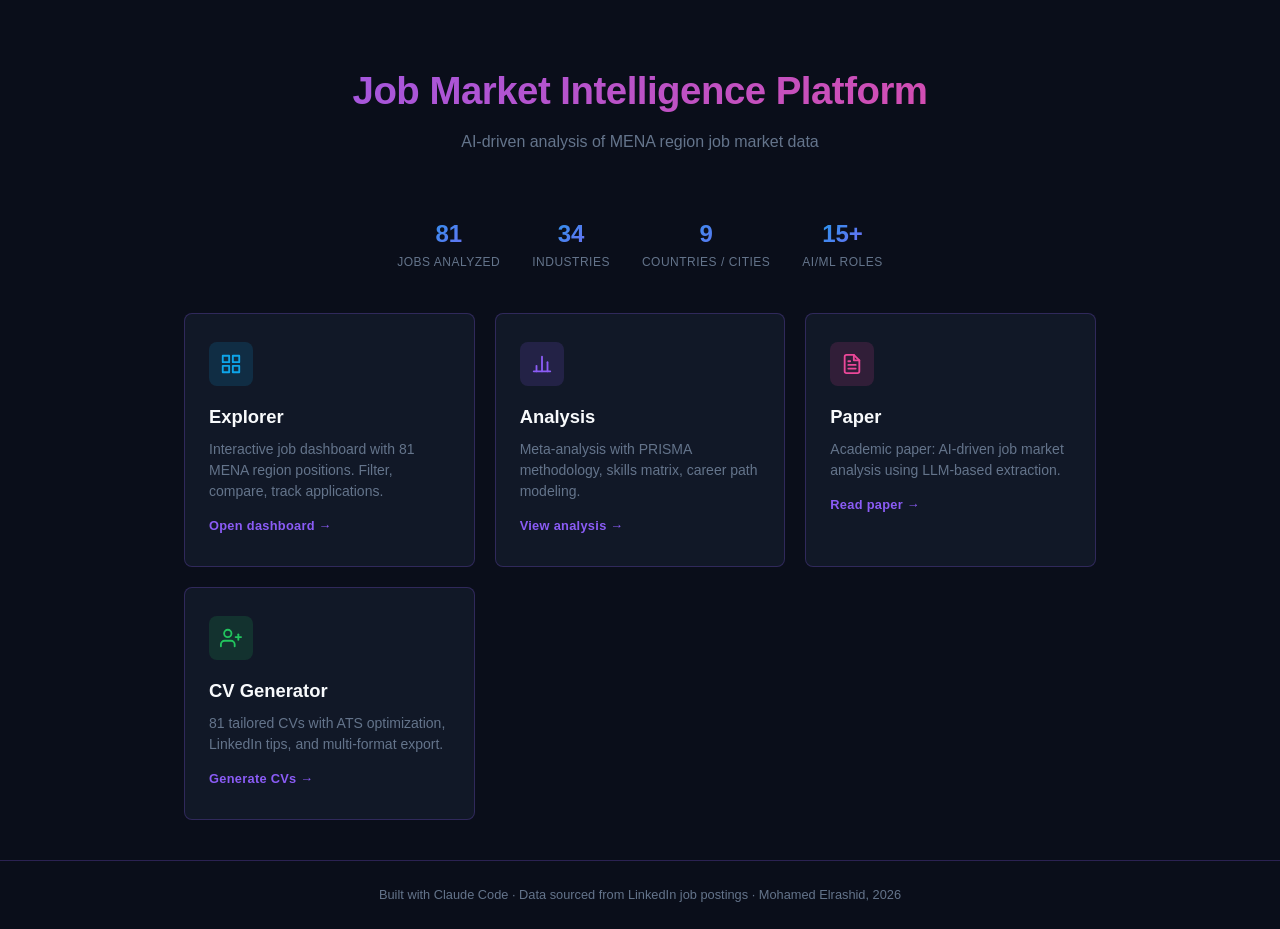
<file: index.html>
<!DOCTYPE html>
<html lang="en">
<head>
<meta charset="UTF-8">
<meta name="viewport" content="width=device-width, initial-scale=1.0">
<title>Job Market Intelligence Platform</title>
<style>
:root {
  --bg-deep: #0a0e1a;
  --bg-card: #111827;
  --bg-surface: #1a1f35;
  --border: rgba(139, 92, 246, 0.25);
  --border-bright: rgba(139, 92, 246, 0.5);
  --glow: rgba(139, 92, 246, 0.2);
  --glow-strong: rgba(139, 92, 246, 0.4);
  --text: #e2e8f0;
  --text-dim: #64748b;
  --text-bright: #f8fafc;
  --accent-blue: #0ea5e9;
  --accent-purple: #8b5cf6;
  --accent-pink: #ec4899;
  --grad-1: linear-gradient(135deg, #0ea5e9, #8b5cf6);
  --grad-2: linear-gradient(135deg, #8b5cf6, #ec4899);
  --radius: 8px;
  --transition: 0.2s ease;
}

*, *::before, *::after { box-sizing: border-box; margin: 0; padding: 0; }

body {
  font-family: 'Segoe UI', -apple-system, BlinkMacSystemFont, sans-serif;
  background: var(--bg-deep);
  color: var(--text);
  line-height: 1.6;
  min-height: 100vh;
  display: flex;
  flex-direction: column;
}

/* Header */
.header {
  text-align: center;
  padding: 60px 20px 40px;
}

.header h1 {
  font-size: 2.4rem;
  font-weight: 800;
  background: var(--grad-2);
  -webkit-background-clip: text;
  -webkit-text-fill-color: transparent;
  background-clip: text;
  letter-spacing: -0.5px;
}

.header p {
  color: var(--text-dim);
  font-size: 1rem;
  margin-top: 8px;
}

/* Stats bar */
.stats-bar {
  display: flex;
  justify-content: center;
  gap: 32px;
  padding: 20px;
  flex-wrap: wrap;
}

.stat {
  text-align: center;
}

.stat-value {
  font-size: 1.5rem;
  font-weight: 700;
  background: var(--grad-1);
  -webkit-background-clip: text;
  -webkit-text-fill-color: transparent;
  background-clip: text;
}

.stat-label {
  font-size: 0.75rem;
  color: var(--text-dim);
  text-transform: uppercase;
  letter-spacing: 0.5px;
}

/* Cards grid */
.cards {
  display: grid;
  grid-template-columns: repeat(auto-fit, minmax(280px, 1fr));
  gap: 20px;
  max-width: 960px;
  margin: 0 auto;
  padding: 20px 24px 40px;
  width: 100%;
}

.card {
  background: var(--bg-card);
  border: 1px solid var(--border);
  border-radius: var(--radius);
  padding: 28px 24px;
  text-decoration: none;
  color: var(--text);
  transition: var(--transition);
  display: block;
}

.card:hover {
  border-color: var(--border-bright);
  box-shadow: 0 0 24px var(--glow);
  transform: translateY(-2px);
}

.card-icon {
  width: 44px;
  height: 44px;
  border-radius: var(--radius);
  display: flex;
  align-items: center;
  justify-content: center;
  margin-bottom: 16px;
  font-size: 20px;
}

.card-icon.blue { background: rgba(14, 165, 233, 0.15); color: var(--accent-blue); }
.card-icon.purple { background: rgba(139, 92, 246, 0.15); color: var(--accent-purple); }
.card-icon.pink { background: rgba(236, 72, 153, 0.15); color: var(--accent-pink); }
.card-icon.green { background: rgba(34, 197, 94, 0.15); color: #22c55e; }

.card h2 {
  font-size: 1.15rem;
  font-weight: 700;
  color: var(--text-bright);
  margin-bottom: 8px;
}

.card p {
  font-size: 0.875rem;
  color: var(--text-dim);
  line-height: 1.5;
}

.card-arrow {
  display: inline-block;
  margin-top: 14px;
  font-size: 0.8rem;
  color: var(--accent-purple);
  font-weight: 600;
  letter-spacing: 0.3px;
}

/* Footer */
.footer {
  margin-top: auto;
  text-align: center;
  padding: 24px 20px;
  border-top: 1px solid var(--border);
  font-size: 0.8rem;
  color: var(--text-dim);
}

/* Scrollbar */
::-webkit-scrollbar { width: 6px; }
::-webkit-scrollbar-track { background: var(--bg-deep); }
::-webkit-scrollbar-thumb { background: var(--border-bright); border-radius: 3px; }
</style>
</head>
<body>

<header class="header">
  <h1>Job Market Intelligence Platform</h1>
  <p>AI-driven analysis of MENA region job market data</p>
</header>

<section class="stats-bar">
  <div class="stat">
    <div class="stat-value">81</div>
    <div class="stat-label">Jobs Analyzed</div>
  </div>
  <div class="stat">
    <div class="stat-value">34</div>
    <div class="stat-label">Industries</div>
  </div>
  <div class="stat">
    <div class="stat-value">9</div>
    <div class="stat-label">Countries / Cities</div>
  </div>
  <div class="stat">
    <div class="stat-value">15+</div>
    <div class="stat-label">AI/ML Roles</div>
  </div>
</section>

<section class="cards">
  <a class="card" href="./explorer/">
    <div class="card-icon blue">
      <svg width="22" height="22" viewBox="0 0 24 24" fill="none" stroke="currentColor" stroke-width="2" stroke-linecap="round" stroke-linejoin="round">
        <rect x="3" y="3" width="7" height="7"/>
        <rect x="14" y="3" width="7" height="7"/>
        <rect x="3" y="14" width="7" height="7"/>
        <rect x="14" y="14" width="7" height="7"/>
      </svg>
    </div>
    <h2>Explorer</h2>
    <p>Interactive job dashboard with 81 MENA region positions. Filter, compare, track applications.</p>
    <span class="card-arrow">Open dashboard &rarr;</span>
  </a>

  <a class="card" href="./analysis/">
    <div class="card-icon purple">
      <svg width="22" height="22" viewBox="0 0 24 24" fill="none" stroke="currentColor" stroke-width="2" stroke-linecap="round" stroke-linejoin="round">
        <line x1="18" y1="20" x2="18" y2="10"/>
        <line x1="12" y1="20" x2="12" y2="4"/>
        <line x1="6" y1="20" x2="6" y2="14"/>
        <line x1="3" y1="20" x2="21" y2="20"/>
      </svg>
    </div>
    <h2>Analysis</h2>
    <p>Meta-analysis with PRISMA methodology, skills matrix, career path modeling.</p>
    <span class="card-arrow">View analysis &rarr;</span>
  </a>

  <a class="card" href="./paper/">
    <div class="card-icon pink">
      <svg width="22" height="22" viewBox="0 0 24 24" fill="none" stroke="currentColor" stroke-width="2" stroke-linecap="round" stroke-linejoin="round">
        <path d="M14 2H6a2 2 0 0 0-2 2v16a2 2 0 0 0 2 2h12a2 2 0 0 0 2-2V8z"/>
        <polyline points="14 2 14 8 20 8"/>
        <line x1="16" y1="13" x2="8" y2="13"/>
        <line x1="16" y1="17" x2="8" y2="17"/>
        <polyline points="10 9 9 9 8 9"/>
      </svg>
    </div>
    <h2>Paper</h2>
    <p>Academic paper: AI-driven job market analysis using LLM-based extraction.</p>
    <span class="card-arrow">Read paper &rarr;</span>
  </a>

  <a class="card" href="./cv/">
    <div class="card-icon green">
      <svg width="22" height="22" viewBox="0 0 24 24" fill="none" stroke="currentColor" stroke-width="2" stroke-linecap="round" stroke-linejoin="round">
        <path d="M16 21v-2a4 4 0 0 0-4-4H5a4 4 0 0 0-4 4v2"/>
        <circle cx="8.5" cy="7" r="4"/>
        <line x1="20" y1="8" x2="20" y2="14"/>
        <line x1="23" y1="11" x2="17" y2="11"/>
      </svg>
    </div>
    <h2>CV Generator</h2>
    <p>81 tailored CVs with ATS optimization, LinkedIn tips, and multi-format export.</p>
    <span class="card-arrow">Generate CVs &rarr;</span>
  </a>
</section>

<footer class="footer">
  Built with Claude Code &middot; Data sourced from LinkedIn job postings &middot; Mohamed Elrashid, 2026
</footer>

</body>
</html>
</file>
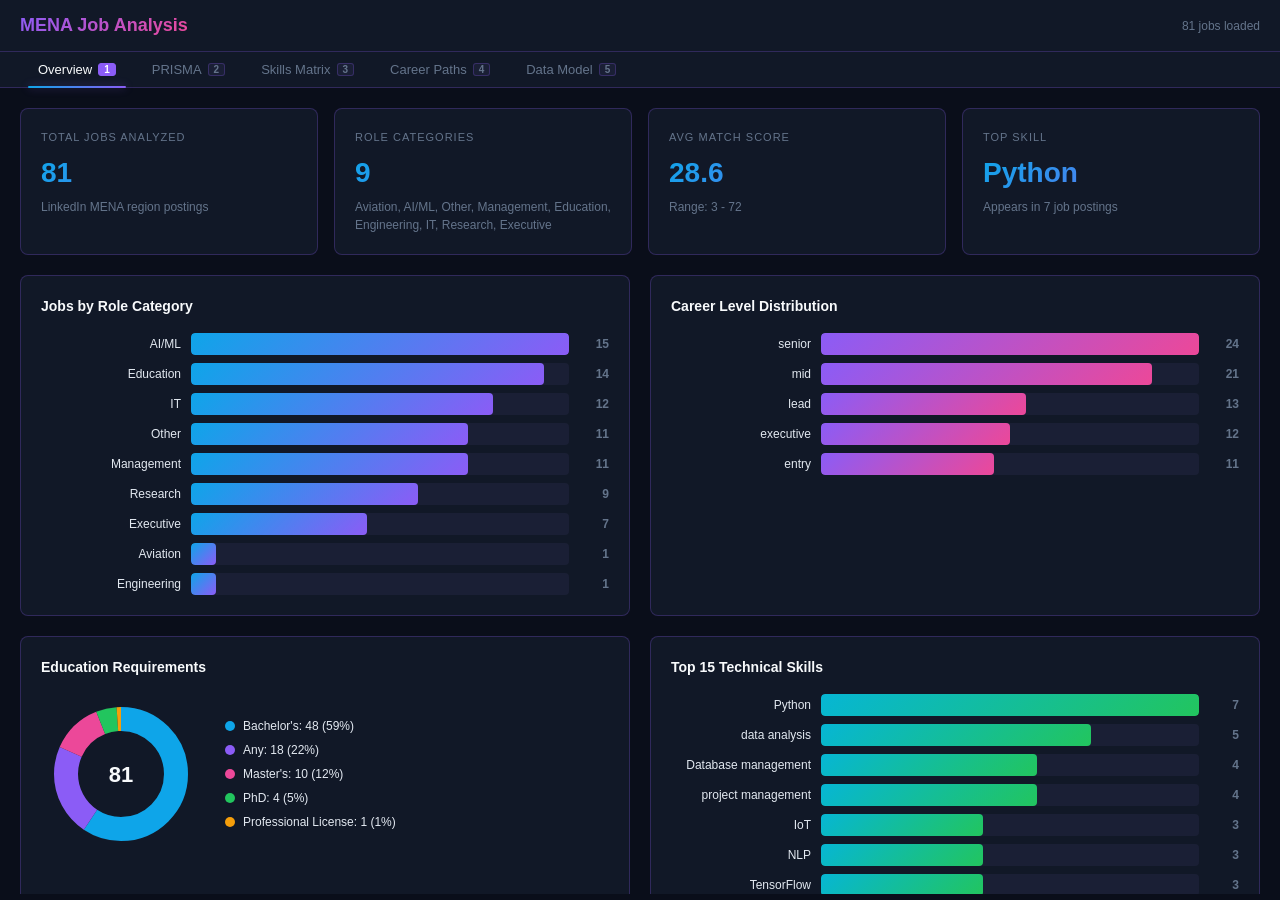
<file: analysis/index.html>
<!DOCTYPE html>
<html lang="en">
<head>
  <meta charset="UTF-8">
  <meta name="viewport" content="width=device-width, initial-scale=1.0">
  <meta name="referrer" content="strict-origin-when-cross-origin">
  <meta http-equiv="Content-Security-Policy" content="default-src 'self'; style-src 'self' 'unsafe-inline'; img-src 'self' data:; connect-src 'self'">
  <title>MENA Job Market Analysis Dashboard</title>
  <link rel="stylesheet" href="./css/analysis.css">
</head>
<body>
  <header class="app-header">
    <span class="app-logo">MENA Job Analysis</span>
    <span class="app-subtitle" id="load-status">Loading...</span>
  </header>

  <nav class="tab-bar">
    <button class="tab-btn active" data-tab="overview">
      Overview <span class="tab-num">1</span>
    </button>
    <button class="tab-btn" data-tab="prisma">
      PRISMA <span class="tab-num">2</span>
    </button>
    <button class="tab-btn" data-tab="skills">
      Skills Matrix <span class="tab-num">3</span>
    </button>
    <button class="tab-btn" data-tab="careers">
      Career Paths <span class="tab-num">4</span>
    </button>
    <button class="tab-btn" data-tab="datamodel">
      Data Model <span class="tab-num">5</span>
    </button>
  </nav>

  <main class="tab-content">
    <section class="tab-pane active" id="pane-overview">
      <tab-overview></tab-overview>
    </section>
    <section class="tab-pane" id="pane-prisma">
      <tab-prisma></tab-prisma>
    </section>
    <section class="tab-pane" id="pane-skills">
      <tab-skills></tab-skills>
    </section>
    <section class="tab-pane" id="pane-careers">
      <tab-careers></tab-careers>
    </section>
    <section class="tab-pane" id="pane-datamodel">
      <tab-datamodel></tab-datamodel>
    </section>
  </main>

  <script type="module" src="./js/app.js"></script>
</body>
</html>
</file>
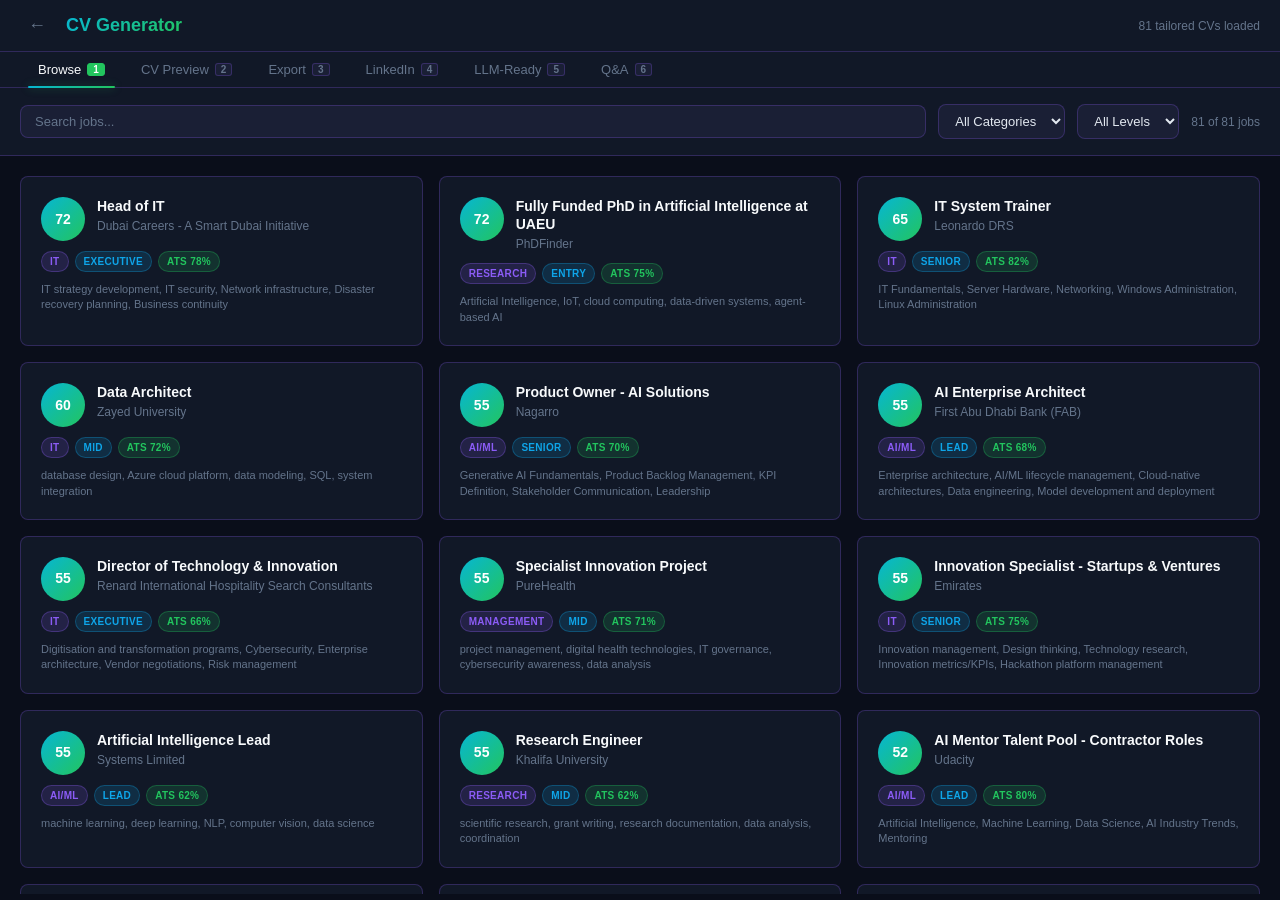
<file: cv/index.html>
<!DOCTYPE html>
<html lang="en">
<head>
  <meta charset="UTF-8">
  <meta name="viewport" content="width=device-width, initial-scale=1.0">
  <title>CV Generator — Job Market Intelligence</title>
  <link rel="stylesheet" href="./css/cv.css">
</head>
<body>
  <header class="app-header">
    <a class="home-link" href="../" title="Back to platform">&larr;</a>
    <span class="app-logo">CV Generator</span>
    <span class="app-subtitle" id="load-status">Loading...</span>
  </header>

  <nav class="tab-bar">
    <button class="tab-btn active" data-tab="browse">
      Browse <span class="tab-num">1</span>
    </button>
    <button class="tab-btn" data-tab="preview">
      CV Preview <span class="tab-num">2</span>
    </button>
    <button class="tab-btn" data-tab="export">
      Export <span class="tab-num">3</span>
    </button>
    <button class="tab-btn" data-tab="linkedin">
      LinkedIn <span class="tab-num">4</span>
    </button>
    <button class="tab-btn" data-tab="llm">
      LLM-Ready <span class="tab-num">5</span>
    </button>
    <button class="tab-btn" data-tab="qa">
      Q&A <span class="tab-num">6</span>
    </button>
  </nav>

  <main class="tab-content">
    <section class="tab-pane active" id="pane-browse">
      <tab-browse></tab-browse>
    </section>
    <section class="tab-pane" id="pane-preview">
      <tab-preview></tab-preview>
    </section>
    <section class="tab-pane" id="pane-export">
      <tab-export></tab-export>
    </section>
    <section class="tab-pane" id="pane-linkedin">
      <tab-linkedin></tab-linkedin>
    </section>
    <section class="tab-pane" id="pane-llm">
      <tab-llm></tab-llm>
    </section>
    <section class="tab-pane" id="pane-qa">
      <tab-qa></tab-qa>
    </section>
  </main>

  <script type="module" src="./js/app.js"></script>
</body>
</html>
</file>
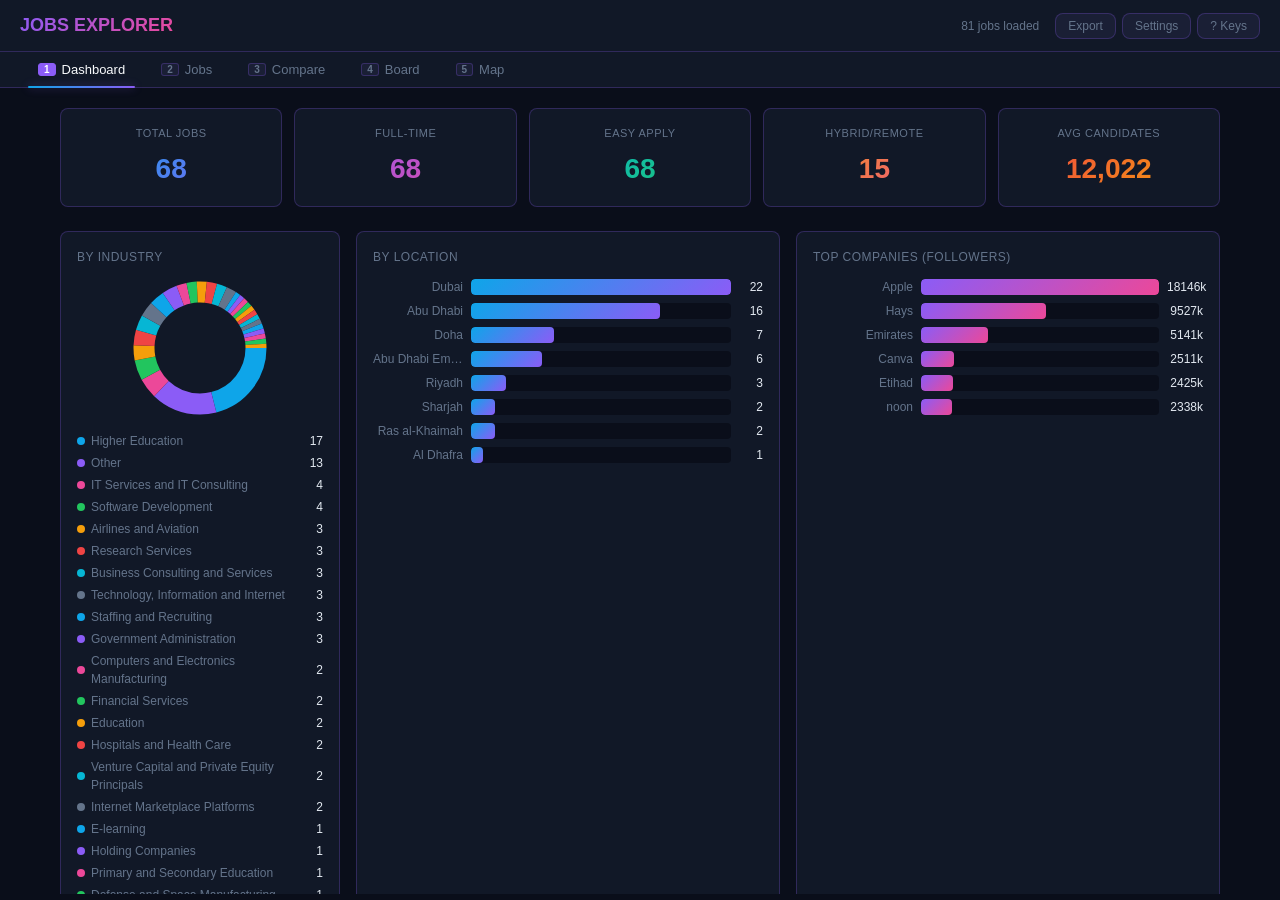
<file: explorer/index.html>
<!DOCTYPE html>
<html lang="en">
<head>
<meta charset="UTF-8">
<meta name="viewport" content="width=device-width, initial-scale=1.0">
<meta name="referrer" content="strict-origin-when-cross-origin">
<meta http-equiv="Content-Security-Policy" content="default-src 'self'; style-src 'self' 'unsafe-inline'; img-src 'self' data:; connect-src 'self'">
<title>Jobs Explorer</title>
<link rel="stylesheet" href="css/cyber.css">
</head>
<body>

<!-- HEADER -->
<div class="app-header">
  <div class="app-logo">JOBS EXPLORER</div>
  <div class="app-stats" id="stats">Loading...</div>
  <div class="header-actions">
    <div style="position:relative">
      <button class="header-btn" id="btn-export">Export</button>
      <div class="export-dropdown hidden" id="export-dropdown">
        <button class="export-option" id="export-csv">Download CSV</button>
        <button class="export-option" id="export-clipboard">Copy to Clipboard</button>
      </div>
    </div>
    <button class="header-btn" id="btn-settings">Settings</button>
    <button class="header-btn" id="btn-help">? Keys</button>
  </div>
</div>

<!-- TABS -->
<div class="tab-bar">
  <button class="tab-btn active" id="btn-dashboard"><span class="tab-num">1</span> Dashboard</button>
  <button class="tab-btn" id="btn-jobs"><span class="tab-num">2</span> Jobs</button>
  <button class="tab-btn" id="btn-compare"><span class="tab-num">3</span> Compare</button>
  <button class="tab-btn" id="btn-board"><span class="tab-num">4</span> Board</button>
  <button class="tab-btn" id="btn-map"><span class="tab-num">5</span> Map</button>
</div>

<!-- TAB PANES -->
<div class="tab-content">
  <div class="tab-pane active" id="pane-dashboard">
    <tab-dashboard id="tab-dashboard"></tab-dashboard>
  </div>
  <div class="tab-pane" id="pane-jobs">
    <tab-jobs id="tab-jobs"></tab-jobs>
  </div>
  <div class="tab-pane" id="pane-compare">
    <tab-compare id="tab-compare"></tab-compare>
  </div>
  <div class="tab-pane" id="pane-board">
    <tab-board id="tab-board"></tab-board>
  </div>
  <div class="tab-pane" id="pane-map">
    <tab-map id="tab-map"></tab-map>
  </div>
</div>

<!-- SETTINGS OVERLAY -->
<div class="overlay hidden" id="settings-overlay">
  <div class="overlay-panel">
    <h2>Match Score Settings</h2>

    <label>Preferred Locations (click to toggle)</label>
    <div class="checkbox-group" id="pref-locations"></div>

    <label>Work Mode Preference</label>
    <select id="pref-mode" style="width:100%;background:var(--bg-deep);border:1px solid var(--border);color:var(--text);padding:6px 10px;border-radius:var(--radius-sm);font-size:13px">
      <option value="">No preference</option>
      <option value="On-site">On-site</option>
      <option value="Hybrid">Hybrid</option>
      <option value="Remote">Remote</option>
    </select>

    <label>Max Competition (candidates) — <span id="pref-competition-val">5000</span></label>
    <input type="range" id="pref-competition" min="100" max="10000" step="100" value="5000">

    <label>Company Size Preference</label>
    <select id="pref-size" style="width:100%;background:var(--bg-deep);border:1px solid var(--border);color:var(--text);padding:6px 10px;border-radius:var(--radius-sm);font-size:13px">
      <option value="">No preference</option>
      <option value="small">Small (under 500)</option>
      <option value="medium">Medium (500-5000)</option>
      <option value="large">Large (5000+)</option>
    </select>

    <div class="btn-row">
      <button class="btn-secondary" id="pref-cancel">Cancel</button>
      <button class="btn-primary" id="pref-save">Save & Apply</button>
    </div>
  </div>
</div>

<!-- KEYBOARD HELP OVERLAY -->
<div class="overlay hidden help-overlay" id="help-overlay">
  <div class="overlay-panel">
    <h2>Keyboard Shortcuts</h2>
    <div class="shortcut-row"><span>Switch tabs</span><span class="shortcut-key">1</span> <span class="shortcut-key">2</span> <span class="shortcut-key">3</span> <span class="shortcut-key">4</span> <span class="shortcut-key">5</span></div>
    <div class="shortcut-row"><span>Navigate jobs</span><span class="shortcut-key">&uarr;</span> <span class="shortcut-key">&darr;</span></div>
    <div class="shortcut-row"><span>Toggle compare</span><span class="shortcut-key">c</span></div>
    <div class="shortcut-row"><span>Export CSV</span><span class="shortcut-key">e</span></div>
    <div class="shortcut-row"><span>This help</span><span class="shortcut-key">?</span></div>
    <div class="shortcut-row"><span>Close overlay</span><span class="shortcut-key">Esc</span></div>
    <div class="btn-row">
      <button class="btn-primary" id="btn-help-close">Got it</button>
    </div>
  </div>
</div>

<script type="module" src="js/app.js"></script>
</body>
</html>
</file>
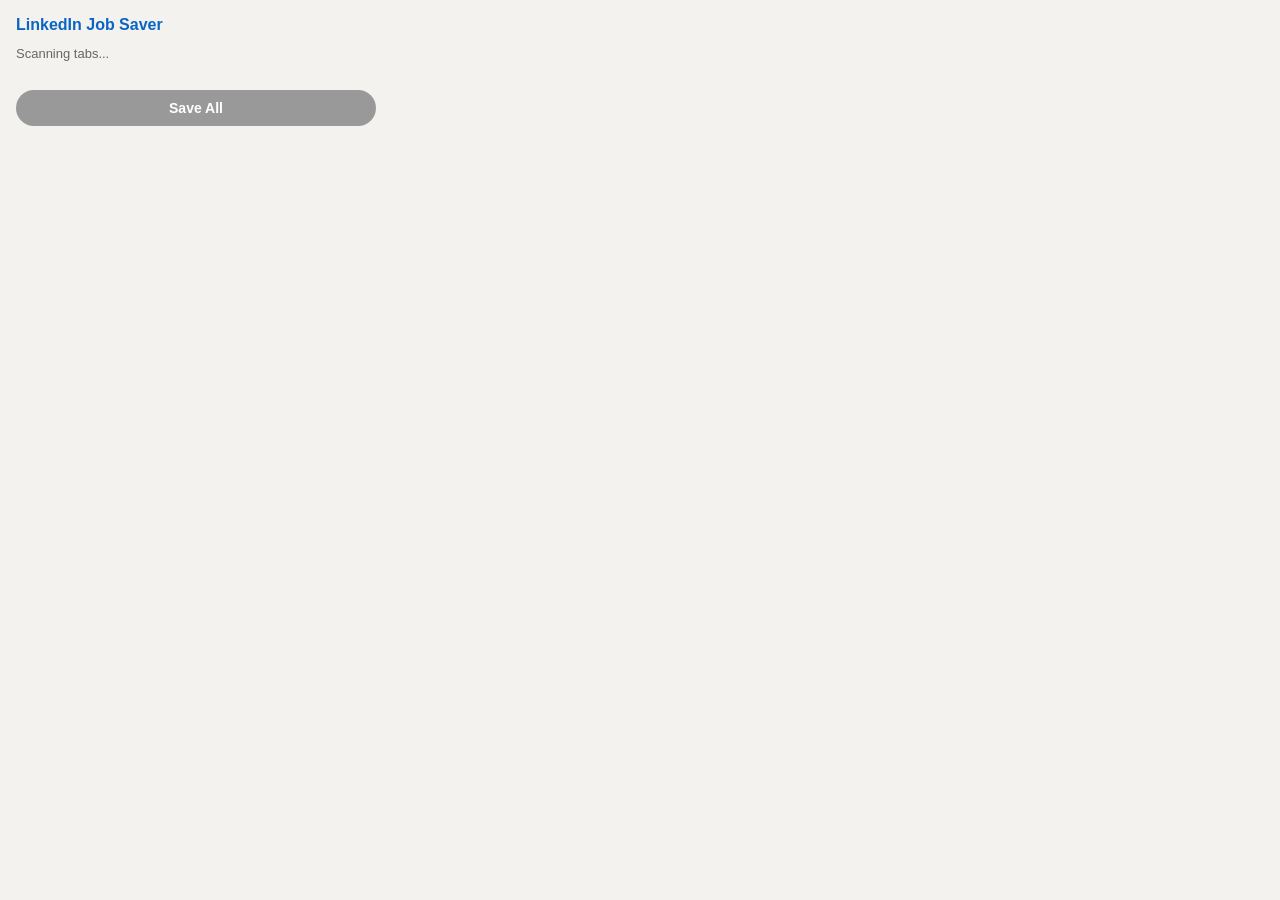
<file: tools/chrome-extension/popup.html>
<!DOCTYPE html>
<html>
<head>
  <meta charset="utf-8">
  <style>
    body {
      width: 360px;
      padding: 16px;
      font-family: -apple-system, BlinkMacSystemFont, 'Segoe UI', sans-serif;
      background: #f3f2ef;
      margin: 0;
    }
    h2 {
      margin: 0 0 12px;
      font-size: 16px;
      color: #0a66c2;
    }
    #status {
      margin: 8px 0;
      font-size: 13px;
      color: #666;
      min-height: 20px;
    }
    #tab-list {
      max-height: 300px;
      overflow-y: auto;
      margin: 8px 0;
    }
    .tab-item {
      padding: 6px 8px;
      background: white;
      border-radius: 4px;
      margin-bottom: 4px;
      font-size: 12px;
      color: #333;
      white-space: nowrap;
      overflow: hidden;
      text-overflow: ellipsis;
    }
    .tab-item.saved { border-left: 3px solid #057642; }
    .tab-item.error { border-left: 3px solid #cc1016; }
    .tab-item.pending { border-left: 3px solid #ddd; }
    button {
      width: 100%;
      padding: 10px;
      background: #0a66c2;
      color: white;
      border: none;
      border-radius: 20px;
      font-size: 14px;
      font-weight: 600;
      cursor: pointer;
      margin-top: 8px;
    }
    button:hover { background: #004182; }
    button:disabled { background: #999; cursor: default; }
    .count { font-weight: 600; color: #0a66c2; }
  </style>
</head>
<body>
  <h2>LinkedIn Job Saver</h2>
  <div id="status">Scanning tabs...</div>
  <div id="tab-list"></div>
  <button id="save-btn" disabled>Save All</button>
  <script src="popup.js"></script>
</body>
</html>
</file>
<file: analysis/css/analysis.css>
/* === CYBERPUNK THEME (shared with explorer) === */
:root {
  --bg-deep: #0a0e1a;
  --bg-card: #111827;
  --bg-surface: #1a1f35;
  --border: rgba(139, 92, 246, 0.25);
  --border-bright: rgba(139, 92, 246, 0.5);
  --glow: rgba(139, 92, 246, 0.2);
  --glow-strong: rgba(139, 92, 246, 0.4);
  --text: #e2e8f0;
  --text-dim: #64748b;
  --text-bright: #f8fafc;
  --accent-blue: #0ea5e9;
  --accent-purple: #8b5cf6;
  --accent-pink: #ec4899;
  --accent-green: #22c55e;
  --accent-amber: #f59e0b;
  --accent-red: #ef4444;
  --grad-1: linear-gradient(135deg, #0ea5e9, #8b5cf6);
  --grad-2: linear-gradient(135deg, #8b5cf6, #ec4899);
  --grad-3: linear-gradient(135deg, #06b6d4, #22c55e);
  --radius: 8px;
  --radius-sm: 4px;
  --transition: 0.2s ease;
}

* { box-sizing: border-box; margin: 0; padding: 0; }
html, body { height: 100%; }
body {
  font-family: 'Segoe UI', -apple-system, BlinkMacSystemFont, sans-serif;
  background: var(--bg-deep);
  color: var(--text);
  line-height: 1.5;
  overflow: hidden;
}

/* === HEADER === */
.app-header {
  display: flex;
  align-items: center;
  padding: 0 20px;
  height: 52px;
  background: var(--bg-card);
  border-bottom: 1px solid var(--border);
  gap: 16px;
}
.app-logo {
  font-size: 18px;
  font-weight: 800;
  background: var(--grad-2);
  -webkit-background-clip: text;
  -webkit-text-fill-color: transparent;
  background-clip: text;
  white-space: nowrap;
}
.app-subtitle {
  font-size: 12px;
  color: var(--text-dim);
  margin-left: auto;
}

/* === TAB BAR === */
.tab-bar {
  display: flex;
  background: var(--bg-card);
  border-bottom: 1px solid var(--border);
  padding: 0 20px;
  gap: 0;
}
.tab-btn {
  background: none;
  border: none;
  color: var(--text-dim);
  padding: 10px 18px;
  font-size: 13px;
  font-weight: 500;
  cursor: pointer;
  position: relative;
  transition: var(--transition);
  display: flex;
  align-items: center;
  gap: 6px;
}
.tab-btn:hover { color: var(--text); }
.tab-btn.active { color: var(--text-bright); }
.tab-btn.active::after {
  content: '';
  position: absolute;
  bottom: -1px;
  left: 8px;
  right: 8px;
  height: 2px;
  background: var(--grad-1);
  border-radius: 2px;
  box-shadow: 0 0 8px var(--glow-strong);
}
.tab-num {
  font-size: 10px;
  background: var(--bg-surface);
  border: 1px solid var(--border);
  padding: 0 5px;
  border-radius: 3px;
  color: var(--text-dim);
  font-weight: 600;
}
.tab-btn.active .tab-num {
  background: var(--accent-purple);
  border-color: var(--accent-purple);
  color: white;
}

/* === TAB CONTENT === */
.tab-content {
  height: calc(100vh - 52px - 42px);
  overflow: hidden;
}
.tab-pane {
  display: none;
  height: 100%;
  overflow-y: auto;
}
.tab-pane.active { display: block; }

/* === SCROLLBAR === */
::-webkit-scrollbar { width: 6px; }
::-webkit-scrollbar-track { background: var(--bg-deep); }
::-webkit-scrollbar-thumb { background: var(--border-bright); border-radius: 3px; }
::-webkit-scrollbar-thumb:hover { background: var(--accent-purple); }

/* === UTILITY === */
.grad-text {
  background: var(--grad-1);
  -webkit-background-clip: text;
  -webkit-text-fill-color: transparent;
  background-clip: text;
}
.grad-text-2 {
  background: var(--grad-2);
  -webkit-background-clip: text;
  -webkit-text-fill-color: transparent;
  background-clip: text;
}
.card {
  background: var(--bg-card);
  border: 1px solid var(--border);
  border-radius: var(--radius);
  transition: var(--transition);
}
.card:hover {
  border-color: var(--border-bright);
  box-shadow: 0 0 20px var(--glow);
}

/* === STAT CARDS === */
.stat-grid {
  display: grid;
  grid-template-columns: repeat(auto-fit, minmax(200px, 1fr));
  gap: 16px;
  padding: 20px;
}
.stat-card {
  background: var(--bg-card);
  border: 1px solid var(--border);
  border-radius: var(--radius);
  padding: 20px;
  transition: var(--transition);
}
.stat-card:hover {
  border-color: var(--border-bright);
  box-shadow: 0 0 20px var(--glow);
}
.stat-label {
  font-size: 11px;
  color: var(--text-dim);
  text-transform: uppercase;
  letter-spacing: 1px;
  margin-bottom: 6px;
}
.stat-value {
  font-size: 28px;
  font-weight: 800;
  background: var(--grad-1);
  -webkit-background-clip: text;
  -webkit-text-fill-color: transparent;
  background-clip: text;
}
.stat-detail {
  font-size: 12px;
  color: var(--text-dim);
  margin-top: 4px;
}

/* === CHARTS CONTAINER === */
.charts-grid {
  display: grid;
  grid-template-columns: 1fr 1fr;
  gap: 20px;
  padding: 0 20px 20px;
}
.chart-panel {
  background: var(--bg-card);
  border: 1px solid var(--border);
  border-radius: var(--radius);
  padding: 20px;
  transition: var(--transition);
}
.chart-panel:hover {
  border-color: var(--border-bright);
  box-shadow: 0 0 20px var(--glow);
}
.chart-title {
  font-size: 14px;
  font-weight: 600;
  color: var(--text-bright);
  margin-bottom: 16px;
}

/* === BAR CHART === */
.bar-chart { display: flex; flex-direction: column; gap: 8px; }
.bar-row {
  display: flex;
  align-items: center;
  gap: 10px;
}
.bar-label {
  width: 140px;
  font-size: 12px;
  color: var(--text);
  text-align: right;
  flex-shrink: 0;
  white-space: nowrap;
  overflow: hidden;
  text-overflow: ellipsis;
}
.bar-track {
  flex: 1;
  height: 22px;
  background: var(--bg-surface);
  border-radius: var(--radius-sm);
  overflow: hidden;
  position: relative;
}
.bar-fill {
  height: 100%;
  border-radius: var(--radius-sm);
  transition: width 0.6s ease;
  min-width: 2px;
}
.bar-count {
  width: 30px;
  font-size: 12px;
  color: var(--text-dim);
  font-weight: 600;
  text-align: right;
  flex-shrink: 0;
}

/* === DONUT CHART === */
.donut-container {
  display: flex;
  align-items: center;
  gap: 24px;
}
.donut-svg {
  flex-shrink: 0;
}
.donut-legend {
  display: flex;
  flex-direction: column;
  gap: 6px;
}
.legend-item {
  display: flex;
  align-items: center;
  gap: 8px;
  font-size: 12px;
  color: var(--text);
}
.legend-dot {
  width: 10px;
  height: 10px;
  border-radius: 50%;
  flex-shrink: 0;
}

/* === PRISMA FLOW === */
.prisma-container {
  padding: 40px;
  display: flex;
  flex-direction: column;
  align-items: center;
  gap: 20px;
}
.prisma-title {
  font-size: 20px;
  font-weight: 700;
  text-align: center;
  margin-bottom: 10px;
}
.prisma-subtitle {
  font-size: 13px;
  color: var(--text-dim);
  text-align: center;
  margin-bottom: 20px;
  max-width: 600px;
}
.prisma-svg-wrap {
  width: 100%;
  max-width: 800px;
}
.prisma-detail {
  background: var(--bg-card);
  border: 1px solid var(--border);
  border-radius: var(--radius);
  padding: 20px;
  width: 100%;
  max-width: 800px;
  min-height: 100px;
}
.prisma-detail-title {
  font-size: 14px;
  font-weight: 600;
  margin-bottom: 12px;
}
.prisma-job-list {
  display: flex;
  flex-direction: column;
  gap: 6px;
}
.prisma-job-item {
  font-size: 12px;
  color: var(--text);
  padding: 6px 10px;
  background: var(--bg-surface);
  border-radius: var(--radius-sm);
  border: 1px solid var(--border);
}
.prisma-job-item .company {
  color: var(--text-dim);
  margin-left: 8px;
}

/* === SKILL MATRIX === */
.matrix-container {
  padding: 20px;
}
.matrix-title {
  font-size: 18px;
  font-weight: 700;
  margin-bottom: 6px;
}
.matrix-subtitle {
  font-size: 13px;
  color: var(--text-dim);
  margin-bottom: 20px;
}
.matrix-table-wrap {
  overflow-x: auto;
}
.matrix-table {
  border-collapse: collapse;
  width: 100%;
}
.matrix-table th,
.matrix-table td {
  padding: 8px 12px;
  font-size: 12px;
  border: 1px solid var(--border);
  text-align: center;
  white-space: nowrap;
}
.matrix-table th {
  background: var(--bg-surface);
  color: var(--text-bright);
  font-weight: 600;
  position: sticky;
  top: 0;
  z-index: 2;
}
.matrix-table th:first-child {
  text-align: left;
  position: sticky;
  left: 0;
  z-index: 3;
  background: var(--bg-surface);
}
.matrix-table td:first-child {
  text-align: left;
  font-weight: 500;
  color: var(--text-bright);
  position: sticky;
  left: 0;
  background: var(--bg-card);
  z-index: 1;
}
.matrix-cell {
  cursor: pointer;
  transition: var(--transition);
  border-radius: 2px;
}
.matrix-cell:hover {
  outline: 2px solid var(--accent-purple);
  outline-offset: -2px;
}
.matrix-detail {
  background: var(--bg-card);
  border: 1px solid var(--border);
  border-radius: var(--radius);
  padding: 20px;
  margin-top: 20px;
}
.matrix-detail-title {
  font-size: 14px;
  font-weight: 600;
  margin-bottom: 10px;
}
.matrix-detail-list {
  display: flex;
  flex-direction: column;
  gap: 4px;
}

/* === CAREER PATHS === */
.career-container {
  padding: 20px;
  display: grid;
  grid-template-columns: 320px 1fr;
  gap: 20px;
  height: 100%;
}
.profile-card {
  background: var(--bg-card);
  border: 1px solid var(--border);
  border-radius: var(--radius);
  padding: 24px;
  align-self: start;
}
.profile-name {
  font-size: 20px;
  font-weight: 700;
  margin-bottom: 4px;
}
.profile-title {
  font-size: 13px;
  color: var(--accent-blue);
  margin-bottom: 12px;
}
.profile-detail {
  font-size: 12px;
  color: var(--text-dim);
  margin-bottom: 6px;
}
.profile-detail strong {
  color: var(--text);
}
.profile-section {
  margin-top: 16px;
  padding-top: 16px;
  border-top: 1px solid var(--border);
}
.profile-section-title {
  font-size: 11px;
  text-transform: uppercase;
  letter-spacing: 1px;
  color: var(--text-dim);
  margin-bottom: 8px;
}
.skill-tag {
  display: inline-block;
  font-size: 11px;
  padding: 3px 8px;
  border-radius: 12px;
  background: var(--bg-surface);
  border: 1px solid var(--border);
  color: var(--text);
  margin: 2px;
}
.skill-tag.gap {
  border-color: var(--accent-red);
  color: var(--accent-red);
}
.skill-tag.have {
  border-color: var(--accent-green);
  color: var(--accent-green);
}

.career-right {
  display: flex;
  flex-direction: column;
  gap: 20px;
  overflow-y: auto;
}
.career-section-title {
  font-size: 16px;
  font-weight: 700;
  margin-bottom: 12px;
}
.match-card {
  background: var(--bg-card);
  border: 1px solid var(--border);
  border-radius: var(--radius);
  padding: 16px;
  display: flex;
  align-items: flex-start;
  gap: 14px;
  transition: var(--transition);
}
.match-card:hover {
  border-color: var(--border-bright);
  box-shadow: 0 0 20px var(--glow);
}
.match-score {
  width: 44px;
  height: 44px;
  border-radius: 50%;
  display: flex;
  align-items: center;
  justify-content: center;
  font-size: 14px;
  font-weight: 700;
  color: white;
  flex-shrink: 0;
}
.match-score.high { background: var(--grad-3); }
.match-score.mid { background: var(--grad-1); }
.match-score.low { background: linear-gradient(135deg, var(--accent-amber), var(--accent-red)); }
.match-info { flex: 1; }
.match-title { font-size: 14px; font-weight: 600; color: var(--text-bright); }
.match-company { font-size: 12px; color: var(--text-dim); margin-top: 2px; }
.match-gaps { margin-top: 6px; }

.gap-analysis {
  background: var(--bg-card);
  border: 1px solid var(--border);
  border-radius: var(--radius);
  padding: 20px;
}
.gap-bar-row {
  display: flex;
  align-items: center;
  gap: 10px;
  margin-bottom: 8px;
}
.gap-label {
  width: 180px;
  font-size: 12px;
  text-align: right;
  flex-shrink: 0;
}
.gap-track {
  flex: 1;
  height: 18px;
  background: var(--bg-surface);
  border-radius: var(--radius-sm);
  overflow: hidden;
}
.gap-fill {
  height: 100%;
  border-radius: var(--radius-sm);
  background: linear-gradient(90deg, var(--accent-red), var(--accent-amber));
}
.gap-count {
  width: 24px;
  font-size: 12px;
  color: var(--text-dim);
  font-weight: 600;
}

.learning-path {
  background: var(--bg-card);
  border: 1px solid var(--border);
  border-radius: var(--radius);
  padding: 20px;
}
.learning-step {
  display: flex;
  gap: 14px;
  padding: 10px 0;
  border-bottom: 1px solid rgba(255,255,255,0.03);
}
.step-number {
  width: 28px;
  height: 28px;
  border-radius: 50%;
  background: var(--grad-1);
  display: flex;
  align-items: center;
  justify-content: center;
  font-size: 12px;
  font-weight: 700;
  color: white;
  flex-shrink: 0;
}
.step-content { flex: 1; }
.step-title {
  font-size: 13px;
  font-weight: 600;
  color: var(--text-bright);
}
.step-desc {
  font-size: 11px;
  color: var(--text-dim);
  margin-top: 2px;
}

/* === DATA MODEL === */
.datamodel-container {
  padding: 40px;
  display: flex;
  flex-direction: column;
  align-items: center;
}
.datamodel-title {
  font-size: 20px;
  font-weight: 700;
  margin-bottom: 6px;
}
.datamodel-subtitle {
  font-size: 13px;
  color: var(--text-dim);
  margin-bottom: 30px;
}
.datamodel-svg-wrap {
  width: 100%;
  max-width: 900px;
}

/* === RESPONSIVE === */
@media (max-width: 900px) {
  .charts-grid { grid-template-columns: 1fr; }
  .career-container { grid-template-columns: 1fr; }
  .stat-grid { grid-template-columns: repeat(2, 1fr); }
}
</file>
<file: cv/css/cv.css>
/* === CYBERPUNK THEME (shared with analysis/explorer) === */
:root {
  --bg-deep: #0a0e1a;
  --bg-card: #111827;
  --bg-surface: #1a1f35;
  --border: rgba(139, 92, 246, 0.25);
  --border-bright: rgba(139, 92, 246, 0.5);
  --glow: rgba(139, 92, 246, 0.2);
  --glow-strong: rgba(139, 92, 246, 0.4);
  --text: #e2e8f0;
  --text-dim: #64748b;
  --text-bright: #f8fafc;
  --accent-blue: #0ea5e9;
  --accent-purple: #8b5cf6;
  --accent-pink: #ec4899;
  --accent-green: #22c55e;
  --accent-amber: #f59e0b;
  --accent-red: #ef4444;
  --grad-1: linear-gradient(135deg, #0ea5e9, #8b5cf6);
  --grad-2: linear-gradient(135deg, #8b5cf6, #ec4899);
  --grad-3: linear-gradient(135deg, #06b6d4, #22c55e);
  --radius: 8px;
  --radius-sm: 4px;
  --transition: 0.2s ease;
}

* { box-sizing: border-box; margin: 0; padding: 0; }
html, body { height: 100%; }
body {
  font-family: 'Segoe UI', -apple-system, BlinkMacSystemFont, sans-serif;
  background: var(--bg-deep);
  color: var(--text);
  line-height: 1.5;
  overflow: hidden;
}

/* === HEADER === */
.app-header {
  display: flex;
  align-items: center;
  padding: 0 20px;
  height: 52px;
  background: var(--bg-card);
  border-bottom: 1px solid var(--border);
  gap: 12px;
}
.home-link {
  color: var(--text-dim);
  text-decoration: none;
  font-size: 18px;
  padding: 4px 8px;
  border-radius: var(--radius-sm);
  transition: var(--transition);
}
.home-link:hover { color: var(--text-bright); background: var(--bg-surface); }
.app-logo {
  font-size: 18px;
  font-weight: 800;
  background: var(--grad-3);
  -webkit-background-clip: text;
  -webkit-text-fill-color: transparent;
  background-clip: text;
  white-space: nowrap;
}
.app-subtitle {
  font-size: 12px;
  color: var(--text-dim);
  margin-left: auto;
}

/* === TAB BAR === */
.tab-bar {
  display: flex;
  background: var(--bg-card);
  border-bottom: 1px solid var(--border);
  padding: 0 20px;
  gap: 0;
}
.tab-btn {
  background: none;
  border: none;
  color: var(--text-dim);
  padding: 10px 18px;
  font-size: 13px;
  font-weight: 500;
  cursor: pointer;
  position: relative;
  transition: var(--transition);
  display: flex;
  align-items: center;
  gap: 6px;
}
.tab-btn:hover { color: var(--text); }
.tab-btn.active { color: var(--text-bright); }
.tab-btn.active::after {
  content: '';
  position: absolute;
  bottom: -1px;
  left: 8px;
  right: 8px;
  height: 2px;
  background: var(--grad-3);
  border-radius: 2px;
  box-shadow: 0 0 8px rgba(34, 197, 94, 0.4);
}
.tab-num {
  font-size: 10px;
  background: var(--bg-surface);
  border: 1px solid var(--border);
  padding: 0 5px;
  border-radius: 3px;
  color: var(--text-dim);
  font-weight: 600;
}
.tab-btn.active .tab-num {
  background: var(--accent-green);
  border-color: var(--accent-green);
  color: white;
}

/* === TAB CONTENT === */
.tab-content {
  height: calc(100vh - 52px - 42px);
  overflow: hidden;
}
.tab-pane {
  display: none;
  height: 100%;
  overflow-y: auto;
}
.tab-pane.active { display: block; }

/* === SCROLLBAR === */
::-webkit-scrollbar { width: 6px; }
::-webkit-scrollbar-track { background: var(--bg-deep); }
::-webkit-scrollbar-thumb { background: var(--border-bright); border-radius: 3px; }
::-webkit-scrollbar-thumb:hover { background: var(--accent-purple); }

/* === UTILITY === */
.grad-text {
  background: var(--grad-1);
  -webkit-background-clip: text;
  -webkit-text-fill-color: transparent;
  background-clip: text;
}

/* === BROWSE TAB === */
.browse-controls {
  display: flex;
  gap: 12px;
  padding: 16px 20px;
  flex-wrap: wrap;
  align-items: center;
  background: var(--bg-card);
  border-bottom: 1px solid var(--border);
}
.browse-search {
  flex: 1;
  min-width: 200px;
  padding: 8px 14px;
  background: var(--bg-surface);
  border: 1px solid var(--border);
  border-radius: var(--radius);
  color: var(--text);
  font-size: 13px;
  outline: none;
  transition: var(--transition);
}
.browse-search:focus { border-color: var(--accent-green); }
.browse-search::placeholder { color: var(--text-dim); }
.browse-select {
  padding: 8px 12px;
  background: var(--bg-surface);
  border: 1px solid var(--border);
  border-radius: var(--radius);
  color: var(--text);
  font-size: 13px;
  cursor: pointer;
}
.browse-count {
  font-size: 12px;
  color: var(--text-dim);
  margin-left: auto;
}

.job-grid {
  display: grid;
  grid-template-columns: repeat(auto-fill, minmax(320px, 1fr));
  gap: 16px;
  padding: 20px;
}

.job-card {
  background: var(--bg-card);
  border: 1px solid var(--border);
  border-radius: var(--radius);
  padding: 20px;
  cursor: pointer;
  transition: var(--transition);
  display: flex;
  flex-direction: column;
  gap: 10px;
}
.job-card:hover {
  border-color: var(--border-bright);
  box-shadow: 0 0 20px var(--glow);
  transform: translateY(-2px);
}
.job-card-header {
  display: flex;
  align-items: flex-start;
  gap: 12px;
}
.job-card-score {
  width: 44px;
  height: 44px;
  border-radius: 50%;
  display: flex;
  align-items: center;
  justify-content: center;
  font-size: 14px;
  font-weight: 700;
  color: white;
  flex-shrink: 0;
}
.score-high { background: var(--grad-3); }
.score-mid { background: var(--grad-1); }
.score-low { background: linear-gradient(135deg, var(--accent-amber), var(--accent-red)); }
.job-card-info { flex: 1; min-width: 0; }
.job-card-title {
  font-size: 14px;
  font-weight: 600;
  color: var(--text-bright);
  line-height: 1.3;
}
.job-card-company {
  font-size: 12px;
  color: var(--text-dim);
  margin-top: 2px;
}
.job-card-tags {
  display: flex;
  gap: 6px;
  flex-wrap: wrap;
}
.tag {
  font-size: 10px;
  padding: 2px 8px;
  border-radius: 12px;
  font-weight: 600;
  text-transform: uppercase;
  letter-spacing: 0.3px;
}
.tag-category {
  background: rgba(139, 92, 246, 0.15);
  color: var(--accent-purple);
  border: 1px solid rgba(139, 92, 246, 0.3);
}
.tag-level {
  background: rgba(14, 165, 233, 0.15);
  color: var(--accent-blue);
  border: 1px solid rgba(14, 165, 233, 0.3);
}
.tag-ats {
  background: rgba(34, 197, 94, 0.15);
  color: var(--accent-green);
  border: 1px solid rgba(34, 197, 94, 0.3);
}
.job-card-keywords {
  font-size: 11px;
  color: var(--text-dim);
  line-height: 1.4;
}

/* === PREVIEW TAB === */
.preview-container {
  display: grid;
  grid-template-columns: 1fr 300px;
  gap: 0;
  height: 100%;
}
.preview-empty {
  padding: 60px 20px;
  text-align: center;
  color: var(--text-dim);
  font-size: 14px;
  grid-column: 1 / -1;
}
.preview-main {
  padding: 24px 32px;
  overflow-y: auto;
}
.preview-sidebar {
  background: var(--bg-card);
  border-left: 1px solid var(--border);
  padding: 20px;
  overflow-y: auto;
}
.preview-toggle {
  display: flex;
  gap: 0;
  margin-bottom: 20px;
}
.preview-toggle-btn {
  flex: 1;
  padding: 8px 16px;
  background: var(--bg-surface);
  border: 1px solid var(--border);
  color: var(--text-dim);
  font-size: 12px;
  font-weight: 600;
  cursor: pointer;
  transition: var(--transition);
}
.preview-toggle-btn:first-child { border-radius: var(--radius) 0 0 var(--radius); }
.preview-toggle-btn:last-child { border-radius: 0 var(--radius) var(--radius) 0; }
.preview-toggle-btn.active {
  background: var(--accent-green);
  border-color: var(--accent-green);
  color: white;
}

/* CV Document Styles */
.cv-document {
  background: var(--bg-card);
  border: 1px solid var(--border);
  border-radius: var(--radius);
  padding: 32px;
  max-width: 800px;
}
.cv-name {
  font-size: 24px;
  font-weight: 800;
  color: var(--text-bright);
  margin-bottom: 4px;
}
.cv-headline {
  font-size: 13px;
  color: var(--accent-green);
  margin-bottom: 12px;
}
.cv-contact {
  display: flex;
  flex-wrap: wrap;
  gap: 12px;
  font-size: 11px;
  color: var(--text-dim);
  margin-bottom: 20px;
  padding-bottom: 16px;
  border-bottom: 1px solid var(--border);
}
.cv-section {
  margin-bottom: 20px;
}
.cv-section-title {
  font-size: 13px;
  font-weight: 700;
  text-transform: uppercase;
  letter-spacing: 1px;
  color: var(--accent-green);
  margin-bottom: 10px;
  padding-bottom: 4px;
  border-bottom: 1px solid var(--border);
}
.cv-summary {
  font-size: 13px;
  line-height: 1.6;
  color: var(--text);
}
.cv-exp-item {
  margin-bottom: 14px;
}
.cv-exp-header {
  display: flex;
  justify-content: space-between;
  align-items: baseline;
  margin-bottom: 4px;
}
.cv-exp-title {
  font-size: 14px;
  font-weight: 600;
  color: var(--text-bright);
}
.cv-exp-dates {
  font-size: 11px;
  color: var(--text-dim);
  flex-shrink: 0;
}
.cv-exp-company {
  font-size: 12px;
  color: var(--accent-blue);
  margin-bottom: 6px;
}
.cv-exp-bullets {
  list-style: none;
  padding: 0;
}
.cv-exp-bullets li {
  font-size: 12px;
  color: var(--text);
  padding: 2px 0 2px 16px;
  position: relative;
  line-height: 1.5;
}
.cv-exp-bullets li::before {
  content: '▸';
  position: absolute;
  left: 0;
  color: var(--accent-green);
}
.cv-skills-list {
  display: flex;
  flex-wrap: wrap;
  gap: 6px;
}
.cv-skill-tag {
  font-size: 11px;
  padding: 3px 10px;
  border-radius: 12px;
  background: var(--bg-surface);
  border: 1px solid var(--border);
  color: var(--text);
}
.cv-cert-item {
  font-size: 12px;
  color: var(--text);
  padding: 4px 0;
}
.cv-cert-year {
  color: var(--text-dim);
  font-size: 11px;
}

/* ATS View */
.cv-ats {
  background: var(--bg-card);
  border: 1px solid var(--border);
  border-radius: var(--radius);
  padding: 32px;
  max-width: 800px;
  font-family: 'Courier New', monospace;
  font-size: 12px;
  color: var(--text);
  white-space: pre-wrap;
  line-height: 1.6;
}

/* Sidebar */
.sidebar-section {
  margin-bottom: 20px;
}
.sidebar-title {
  font-size: 11px;
  text-transform: uppercase;
  letter-spacing: 1px;
  color: var(--text-dim);
  margin-bottom: 10px;
  font-weight: 600;
}
.ats-gauge {
  width: 80px;
  height: 80px;
  margin: 0 auto 12px;
  display: block;
}
.ats-gauge-text {
  font-size: 18px;
  font-weight: 800;
  fill: var(--text-bright);
  text-anchor: middle;
}
.keyword-list {
  display: flex;
  flex-direction: column;
  gap: 4px;
}
.keyword-item {
  font-size: 11px;
  padding: 4px 8px;
  border-radius: var(--radius-sm);
  display: flex;
  align-items: center;
  gap: 6px;
}
.keyword-match {
  background: rgba(34, 197, 94, 0.1);
  color: var(--accent-green);
  border: 1px solid rgba(34, 197, 94, 0.2);
}
.keyword-gap {
  background: rgba(239, 68, 68, 0.1);
  color: var(--accent-red);
  border: 1px solid rgba(239, 68, 68, 0.2);
}

/* === EXPORT TAB === */
.export-container {
  padding: 40px 20px;
  max-width: 700px;
  margin: 0 auto;
}
.export-title {
  font-size: 20px;
  font-weight: 700;
  color: var(--text-bright);
  margin-bottom: 8px;
}
.export-subtitle {
  font-size: 13px;
  color: var(--text-dim);
  margin-bottom: 24px;
}
.export-grid {
  display: grid;
  grid-template-columns: repeat(auto-fill, minmax(200px, 1fr));
  gap: 16px;
}
.export-btn {
  background: var(--bg-card);
  border: 1px solid var(--border);
  border-radius: var(--radius);
  padding: 20px;
  cursor: pointer;
  transition: var(--transition);
  text-align: left;
  color: var(--text);
}
.export-btn:hover {
  border-color: var(--accent-green);
  box-shadow: 0 0 20px rgba(34, 197, 94, 0.15);
  transform: translateY(-2px);
}
.export-btn:disabled {
  opacity: 0.4;
  cursor: not-allowed;
  transform: none;
}
.export-btn:disabled:hover {
  border-color: var(--border);
  box-shadow: none;
}
.export-btn-icon {
  font-size: 24px;
  margin-bottom: 8px;
}
.export-btn-label {
  font-size: 14px;
  font-weight: 600;
  color: var(--text-bright);
}
.export-btn-desc {
  font-size: 11px;
  color: var(--text-dim);
  margin-top: 4px;
}
.export-job-info {
  background: var(--bg-card);
  border: 1px solid var(--border);
  border-radius: var(--radius);
  padding: 16px;
  margin-bottom: 24px;
}
.export-job-title {
  font-size: 14px;
  font-weight: 600;
  color: var(--text-bright);
}
.export-job-company {
  font-size: 12px;
  color: var(--text-dim);
}

/* === LINKEDIN TAB === */
.linkedin-container {
  padding: 20px;
}
.linkedin-category {
  background: var(--bg-card);
  border: 1px solid var(--border);
  border-radius: var(--radius);
  margin-bottom: 16px;
  overflow: hidden;
}
.linkedin-category-header {
  padding: 16px 20px;
  font-size: 14px;
  font-weight: 600;
  color: var(--text-bright);
  background: var(--bg-surface);
  cursor: pointer;
  display: flex;
  justify-content: space-between;
  align-items: center;
}
.linkedin-category-count {
  font-size: 11px;
  color: var(--text-dim);
  font-weight: 400;
}
.linkedin-category-body {
  padding: 16px 20px;
}
.linkedin-section {
  margin-bottom: 16px;
}
.linkedin-section-title {
  font-size: 12px;
  font-weight: 600;
  color: var(--accent-blue);
  margin-bottom: 6px;
}
.linkedin-tip {
  font-size: 12px;
  color: var(--text);
  padding: 4px 0;
  line-height: 1.5;
}
.linkedin-tip-add {
  color: var(--accent-green);
}
.linkedin-tip-remove {
  color: var(--accent-red);
}

/* === LLM-READY TAB === */
.llm-container {
  padding: 20px;
  max-width: 800px;
  margin: 0 auto;
}
.llm-empty {
  padding: 60px 20px;
  text-align: center;
  color: var(--text-dim);
}
.llm-prompt {
  background: var(--bg-card);
  border: 1px solid var(--border);
  border-radius: var(--radius);
  padding: 16px;
  margin-bottom: 16px;
  font-size: 12px;
  color: var(--accent-amber);
  line-height: 1.5;
}
.llm-text {
  background: var(--bg-card);
  border: 1px solid var(--border);
  border-radius: var(--radius);
  padding: 24px;
  font-family: 'Courier New', monospace;
  font-size: 12px;
  color: var(--text);
  white-space: pre-wrap;
  line-height: 1.6;
  max-height: calc(100vh - 280px);
  overflow-y: auto;
}
.llm-copy-btn {
  display: inline-flex;
  align-items: center;
  gap: 6px;
  padding: 8px 16px;
  background: var(--accent-green);
  border: none;
  border-radius: var(--radius);
  color: white;
  font-size: 13px;
  font-weight: 600;
  cursor: pointer;
  transition: var(--transition);
  margin-bottom: 16px;
}
.llm-copy-btn:hover { opacity: 0.9; }
.llm-copy-btn.copied { background: var(--accent-purple); }

/* === Q&A TAB === */
.qa-empty, .qa-no-answers {
  padding: 60px 20px;
  text-align: center;
  color: var(--text-dim);
  font-size: 14px;
}
.qa-container {
  padding: 20px;
  max-width: 700px;
  margin: 0 auto;
}
.qa-header { margin-bottom: 16px; }
.qa-title {
  font-size: 20px;
  font-weight: 700;
  color: var(--text-bright);
}
.qa-company {
  font-size: 13px;
  color: var(--text-dim);
  margin-top: 2px;
}
.qa-copy-all {
  display: inline-flex;
  align-items: center;
  gap: 6px;
  padding: 8px 16px;
  background: var(--accent-green);
  border: none;
  border-radius: var(--radius);
  color: white;
  font-size: 13px;
  font-weight: 600;
  cursor: pointer;
  transition: var(--transition);
  margin-bottom: 20px;
}
.qa-copy-all:hover { opacity: 0.9; }
.qa-copy-all.copied { background: var(--accent-purple); }
.qa-card {
  background: var(--bg-card);
  border: 1px solid var(--border);
  border-radius: var(--radius);
  padding: 20px;
  margin-bottom: 16px;
  position: relative;
}
.qa-question-header { margin-bottom: 12px; }
.qa-question-text {
  font-size: 14px;
  font-weight: 600;
  color: var(--text-bright);
  margin-bottom: 4px;
}
.qa-required {
  font-size: 10px;
  padding: 2px 8px;
  border-radius: 12px;
  background: rgba(239, 68, 68, 0.15);
  color: var(--accent-red);
  border: 1px solid rgba(239, 68, 68, 0.3);
  font-weight: 600;
  text-transform: uppercase;
  letter-spacing: 0.3px;
}
.qa-context {
  font-size: 11px;
  color: var(--text-dim);
  margin-top: 6px;
  line-height: 1.4;
}
.qa-answer { margin-bottom: 12px; }
.qa-bool-value {
  font-size: 18px;
  font-weight: 700;
  padding: 4px 0;
}
.qa-yes { color: var(--accent-green); }
.qa-no { color: var(--accent-red); }
.qa-salary-value {
  font-size: 18px;
  font-weight: 700;
  color: var(--accent-blue);
  padding: 4px 0;
}
.qa-text-value, .qa-number-value, .qa-select-value {
  font-size: 14px;
  color: var(--text);
  padding: 4px 0;
}
.qa-reasoning {
  font-size: 12px;
  color: var(--text-dim);
  line-height: 1.5;
  margin-top: 6px;
  padding: 8px 12px;
  background: var(--bg-surface);
  border-radius: var(--radius-sm);
  border-left: 3px solid var(--border-bright);
}
.qa-copy-btn {
  position: absolute;
  top: 16px;
  right: 16px;
  padding: 4px 12px;
  background: var(--bg-surface);
  border: 1px solid var(--border);
  border-radius: var(--radius-sm);
  color: var(--text-dim);
  font-size: 11px;
  font-weight: 600;
  cursor: pointer;
  transition: var(--transition);
}
.qa-copy-btn:hover { border-color: var(--accent-green); color: var(--accent-green); }
.qa-copy-btn.copied { background: var(--accent-purple); border-color: var(--accent-purple); color: white; }

/* === PRINT STYLES === */
@media print {
  body {
    background: white;
    color: #1a1a1a;
    overflow: visible;
  }
  .app-header, .tab-bar, .preview-sidebar, .preview-toggle { display: none; }
  .tab-content { height: auto; overflow: visible; }
  .tab-pane { display: none; height: auto; overflow: visible; }
  .tab-pane.active { display: block; }
  .preview-container { display: block; }
  .cv-document {
    background: white;
    border: none;
    padding: 0;
    max-width: none;
    box-shadow: none;
  }
  .cv-name { color: #1a1a1a; }
  .cv-headline { color: #2563eb; }
  .cv-section-title { color: #2563eb; border-bottom-color: #e5e7eb; }
  .cv-exp-title { color: #1a1a1a; }
  .cv-exp-company { color: #2563eb; }
  .cv-exp-dates { color: #6b7280; }
  .cv-exp-bullets li { color: #374151; }
  .cv-exp-bullets li::before { color: #2563eb; }
  .cv-contact { color: #6b7280; border-bottom-color: #e5e7eb; }
  .cv-summary { color: #374151; }
  .cv-skill-tag {
    background: #f3f4f6;
    border-color: #e5e7eb;
    color: #374151;
  }
}

/* === RESPONSIVE === */
@media (max-width: 900px) {
  .preview-container { grid-template-columns: 1fr; }
  .preview-sidebar { border-left: none; border-top: 1px solid var(--border); }
  .job-grid { grid-template-columns: 1fr; }
  .export-grid { grid-template-columns: 1fr; }
}
</file>
<file: explorer/css/cyber.css>
/* === CYBERPUNK THEME === */
:root {
  --bg-deep: #0a0e1a;
  --bg-card: #111827;
  --bg-surface: #1a1f35;
  --border: rgba(139, 92, 246, 0.25);
  --border-bright: rgba(139, 92, 246, 0.5);
  --glow: rgba(139, 92, 246, 0.2);
  --glow-strong: rgba(139, 92, 246, 0.4);
  --text: #e2e8f0;
  --text-dim: #64748b;
  --text-bright: #f8fafc;
  --accent-blue: #0ea5e9;
  --accent-purple: #8b5cf6;
  --accent-pink: #ec4899;
  --accent-green: #22c55e;
  --accent-amber: #f59e0b;
  --accent-red: #ef4444;
  --grad-1: linear-gradient(135deg, #0ea5e9, #8b5cf6);
  --grad-2: linear-gradient(135deg, #8b5cf6, #ec4899);
  --grad-3: linear-gradient(135deg, #06b6d4, #22c55e);
  --radius: 8px;
  --radius-sm: 4px;
  --transition: 0.2s ease;
}

* { box-sizing: border-box; margin: 0; padding: 0; }
html, body { height: 100%; }
body {
  font-family: 'Segoe UI', -apple-system, BlinkMacSystemFont, sans-serif;
  background: var(--bg-deep);
  color: var(--text);
  line-height: 1.5;
  overflow: hidden;
}

/* === HEADER === */
.app-header {
  display: flex;
  align-items: center;
  padding: 0 20px;
  height: 52px;
  background: var(--bg-card);
  border-bottom: 1px solid var(--border);
  gap: 16px;
}
.app-logo {
  font-size: 18px;
  font-weight: 800;
  background: var(--grad-2);
  -webkit-background-clip: text;
  -webkit-text-fill-color: transparent;
  background-clip: text;
  white-space: nowrap;
}
.app-stats {
  font-size: 12px;
  color: var(--text-dim);
  margin-left: auto;
}
.header-actions {
  display: flex;
  gap: 6px;
  align-items: center;
}
.header-btn {
  background: var(--bg-surface);
  border: 1px solid var(--border);
  color: var(--text-dim);
  padding: 5px 12px;
  border-radius: var(--radius);
  font-size: 12px;
  cursor: pointer;
  transition: var(--transition);
  display: flex;
  align-items: center;
  gap: 4px;
}
.header-btn:hover {
  border-color: var(--border-bright);
  color: var(--text);
  box-shadow: 0 0 12px var(--glow);
}

/* === TABS === */
.tab-bar {
  display: flex;
  background: var(--bg-card);
  border-bottom: 1px solid var(--border);
  padding: 0 20px;
  gap: 0;
}
.tab-btn {
  background: none;
  border: none;
  color: var(--text-dim);
  padding: 10px 18px;
  font-size: 13px;
  font-weight: 500;
  cursor: pointer;
  position: relative;
  transition: var(--transition);
  display: flex;
  align-items: center;
  gap: 6px;
}
.tab-btn:hover { color: var(--text); }
.tab-btn.active {
  color: var(--text-bright);
}
.tab-btn.active::after {
  content: '';
  position: absolute;
  bottom: -1px;
  left: 8px;
  right: 8px;
  height: 2px;
  background: var(--grad-1);
  border-radius: 2px;
  box-shadow: 0 0 8px var(--glow-strong);
}
.tab-num {
  font-size: 10px;
  background: var(--bg-surface);
  border: 1px solid var(--border);
  padding: 0 5px;
  border-radius: 3px;
  color: var(--text-dim);
  font-weight: 600;
}
.tab-btn.active .tab-num {
  background: var(--accent-purple);
  border-color: var(--accent-purple);
  color: white;
}

/* === TAB CONTENT === */
.tab-content {
  height: calc(100vh - 52px - 42px);
  overflow: hidden;
}
.tab-pane {
  display: none;
  height: 100%;
  overflow-y: auto;
}
.tab-pane.active {
  display: block;
}

/* === UTILITY === */
.grad-text {
  background: var(--grad-1);
  -webkit-background-clip: text;
  -webkit-text-fill-color: transparent;
  background-clip: text;
}
.grad-text-2 {
  background: var(--grad-2);
  -webkit-background-clip: text;
  -webkit-text-fill-color: transparent;
  background-clip: text;
}
.card {
  background: var(--bg-card);
  border: 1px solid var(--border);
  border-radius: var(--radius);
  transition: var(--transition);
}
.card:hover {
  border-color: var(--border-bright);
  box-shadow: 0 0 20px var(--glow);
}
.glow-border {
  border: 1px solid var(--border-bright);
  box-shadow: 0 0 20px var(--glow);
}

/* === SCORE BADGE === */
.score-badge {
  width: 36px;
  height: 36px;
  border-radius: 50%;
  display: flex;
  align-items: center;
  justify-content: center;
  font-size: 12px;
  font-weight: 700;
  color: white;
  flex-shrink: 0;
}
.score-badge.high { background: var(--grad-3); }
.score-badge.mid { background: var(--grad-1); }
.score-badge.low { background: linear-gradient(135deg, var(--accent-amber), var(--accent-red)); }
.score-badge-sm {
  width: 26px;
  height: 26px;
  font-size: 10px;
}

/* === COMPETITION HEAT === */
.heat-low { color: var(--accent-green); }
.heat-mid { color: var(--accent-amber); }
.heat-high { color: var(--accent-red); }

/* === SCROLLBAR === */
::-webkit-scrollbar { width: 6px; }
::-webkit-scrollbar-track { background: var(--bg-deep); }
::-webkit-scrollbar-thumb { background: var(--border-bright); border-radius: 3px; }
::-webkit-scrollbar-thumb:hover { background: var(--accent-purple); }

/* === SETTINGS OVERLAY === */
.overlay {
  position: fixed;
  inset: 0;
  background: rgba(0,0,0,0.7);
  z-index: 100;
  display: flex;
  align-items: center;
  justify-content: center;
  backdrop-filter: blur(4px);
}
.overlay.hidden { display: none; }
.overlay-panel {
  background: var(--bg-card);
  border: 1px solid var(--border-bright);
  border-radius: 12px;
  padding: 24px;
  width: 480px;
  max-height: 80vh;
  overflow-y: auto;
  box-shadow: 0 0 40px var(--glow-strong);
}
.overlay-panel h2 {
  font-size: 18px;
  margin-bottom: 16px;
  background: var(--grad-2);
  -webkit-background-clip: text;
  -webkit-text-fill-color: transparent;
  background-clip: text;
}
.overlay-panel label {
  display: block;
  font-size: 12px;
  color: var(--text-dim);
  text-transform: uppercase;
  letter-spacing: 0.5px;
  margin-bottom: 6px;
  margin-top: 14px;
}
.overlay-panel input[type="range"] {
  width: 100%;
  accent-color: var(--accent-purple);
}
.overlay-panel .checkbox-group {
  display: flex;
  flex-wrap: wrap;
  gap: 6px;
}
.overlay-panel .chip {
  padding: 4px 10px;
  border: 1px solid var(--border);
  border-radius: 20px;
  font-size: 12px;
  cursor: pointer;
  transition: var(--transition);
  color: var(--text-dim);
  user-select: none;
}
.overlay-panel .chip.selected {
  background: var(--accent-purple);
  border-color: var(--accent-purple);
  color: white;
}
.overlay-panel .btn-row {
  display: flex;
  gap: 8px;
  margin-top: 20px;
  justify-content: flex-end;
}
.btn-primary {
  background: var(--grad-1);
  border: none;
  color: white;
  padding: 8px 20px;
  border-radius: var(--radius);
  font-size: 13px;
  font-weight: 600;
  cursor: pointer;
}
.btn-secondary {
  background: var(--bg-surface);
  border: 1px solid var(--border);
  color: var(--text);
  padding: 8px 20px;
  border-radius: var(--radius);
  font-size: 13px;
  cursor: pointer;
}

/* === KEYBOARD HELP OVERLAY === */
.help-overlay .overlay-panel { width: 400px; }
.shortcut-row {
  display: flex;
  justify-content: space-between;
  padding: 6px 0;
  border-bottom: 1px solid rgba(255,255,255,0.05);
  font-size: 13px;
}
.shortcut-key {
  background: var(--bg-surface);
  border: 1px solid var(--border);
  padding: 2px 8px;
  border-radius: 4px;
  font-family: monospace;
  font-size: 12px;
  color: var(--accent-purple);
}

/* === EXPORT DROPDOWN === */
.export-dropdown {
  position: absolute;
  top: 100%;
  right: 0;
  background: var(--bg-card);
  border: 1px solid var(--border-bright);
  border-radius: var(--radius);
  overflow: hidden;
  box-shadow: 0 8px 24px rgba(0,0,0,0.5);
  z-index: 50;
  min-width: 160px;
}
.export-dropdown.hidden { display: none; }
.export-option {
  display: block;
  width: 100%;
  padding: 10px 14px;
  background: none;
  border: none;
  color: var(--text);
  font-size: 13px;
  text-align: left;
  cursor: pointer;
  transition: var(--transition);
}
.export-option:hover {
  background: var(--bg-surface);
  color: var(--accent-blue);
}
</file>
